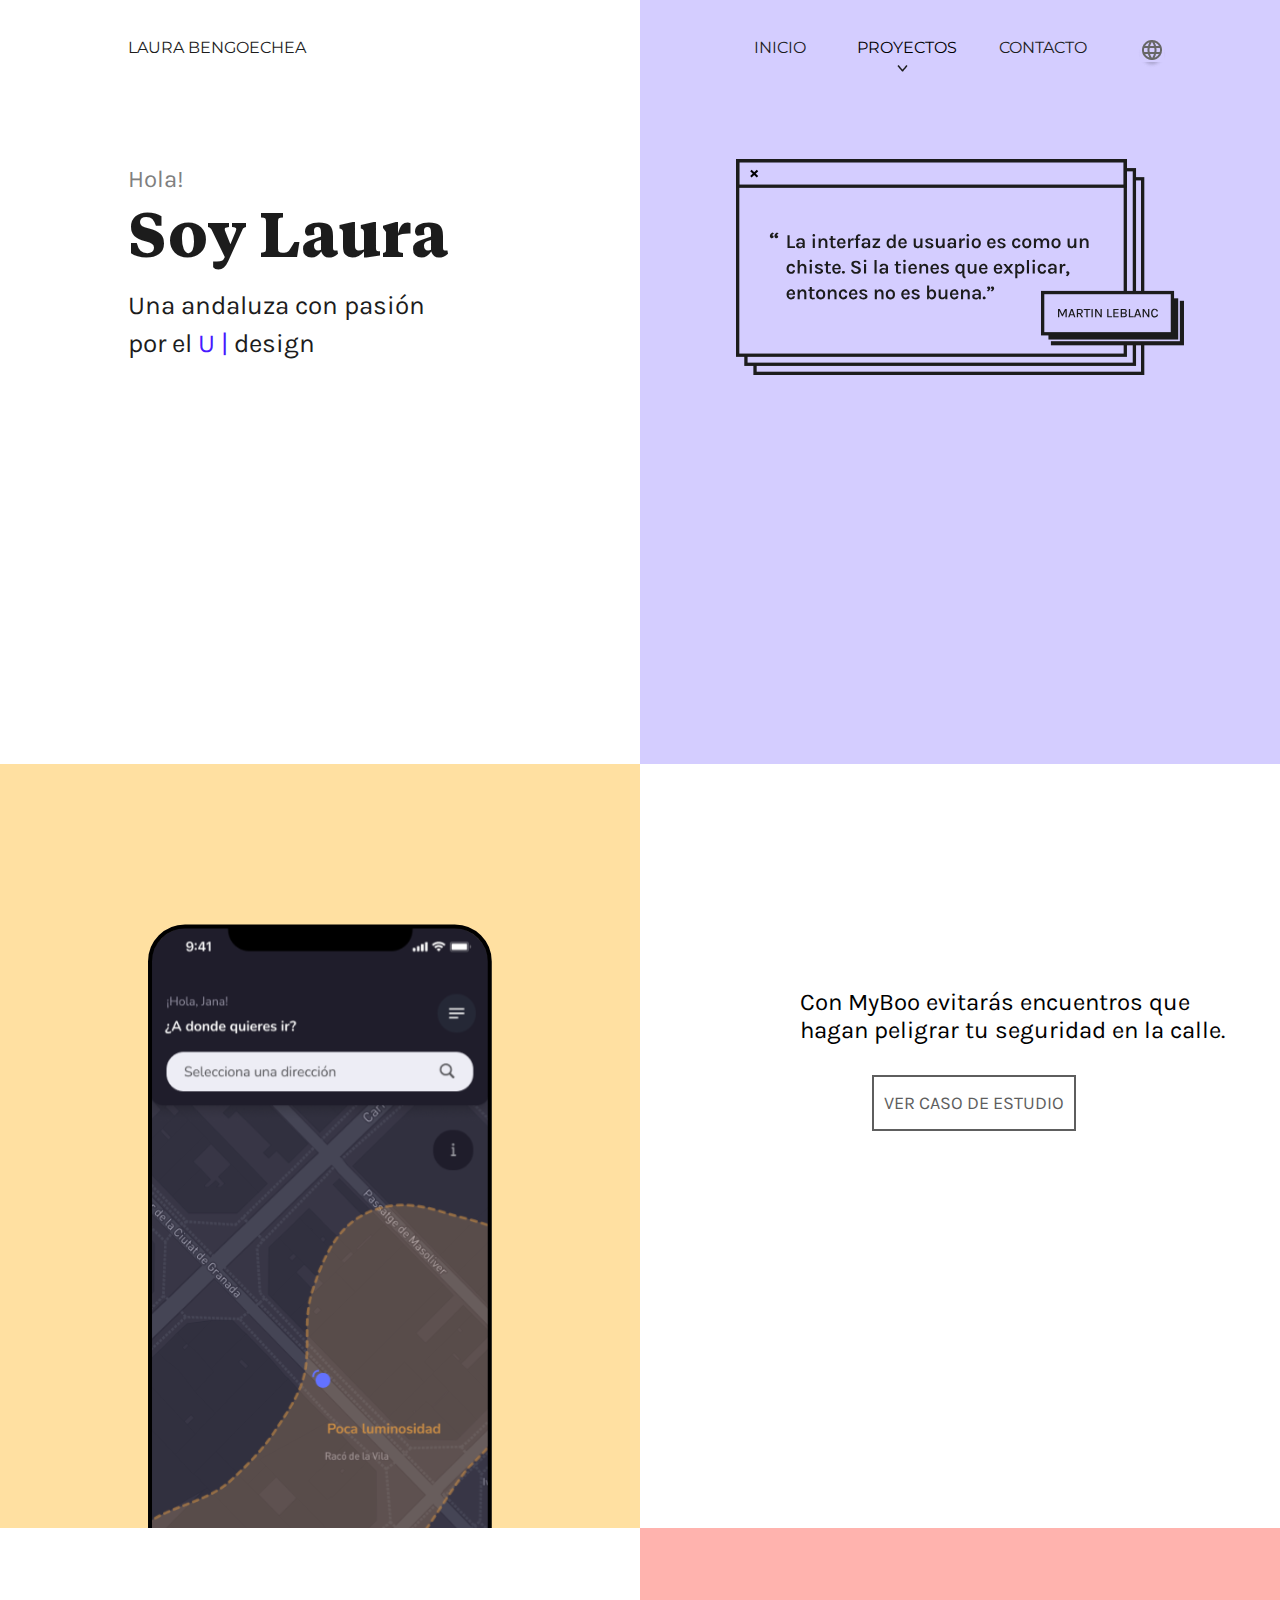
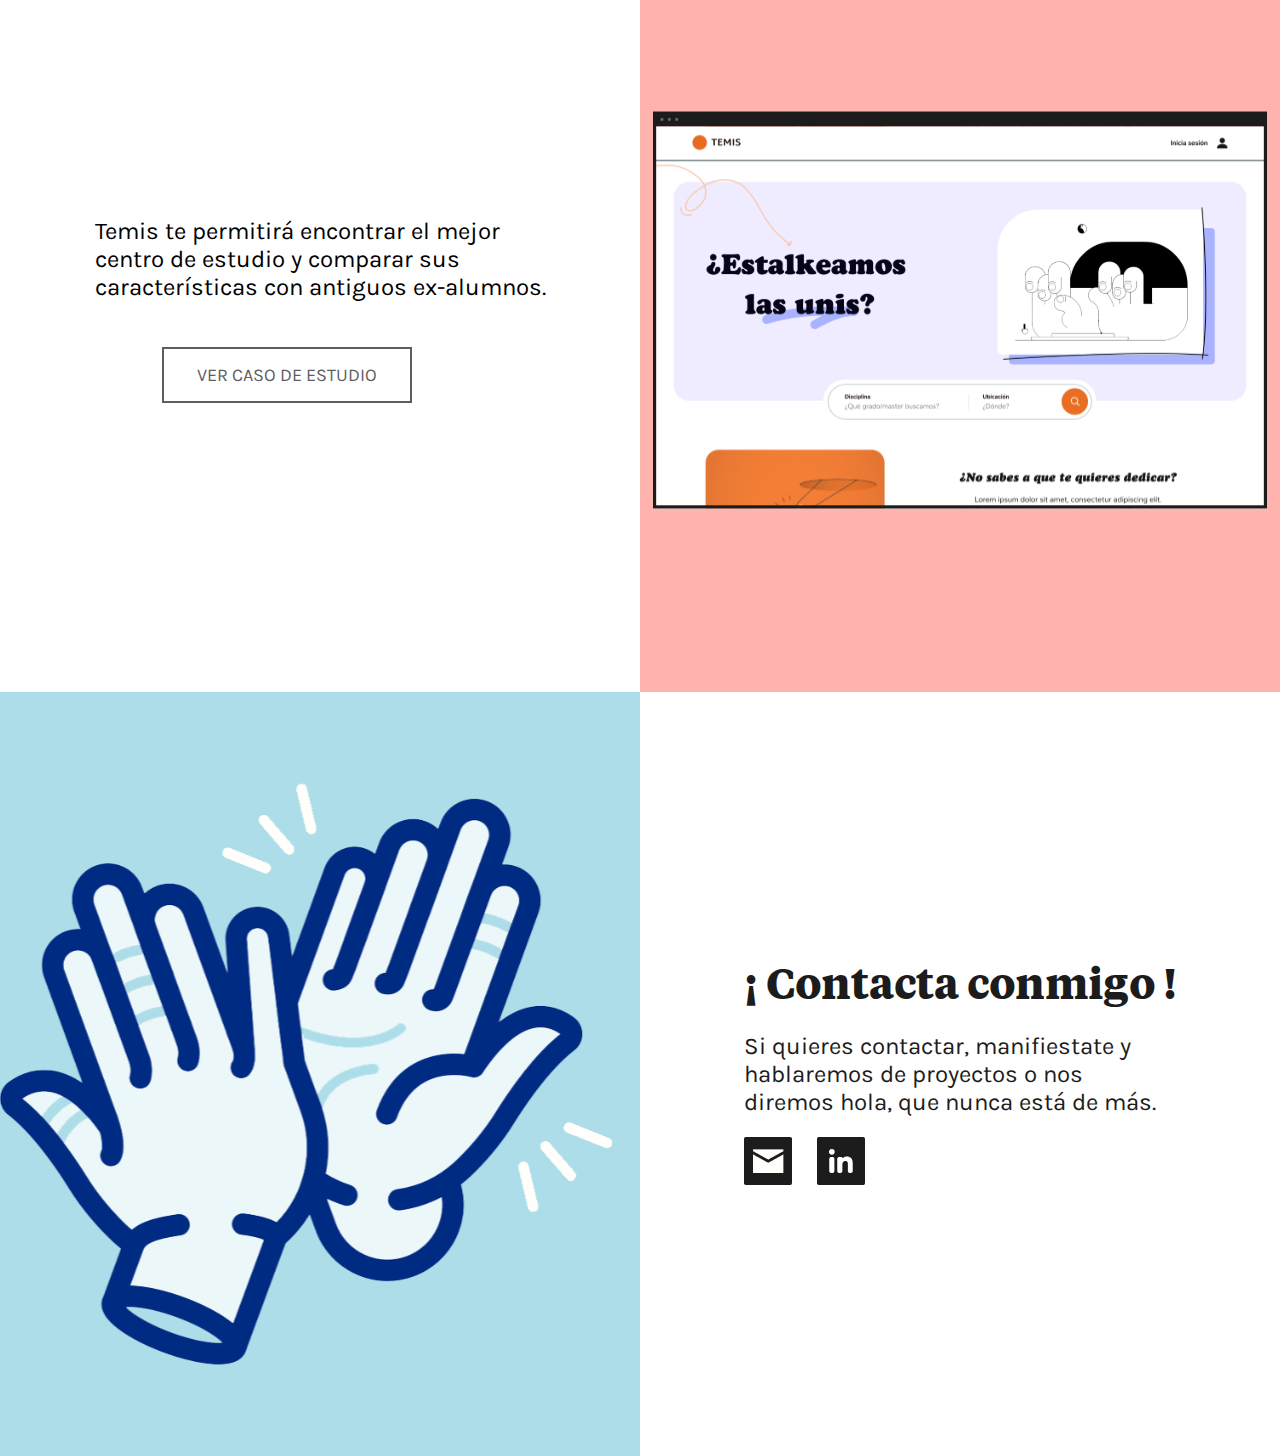
<file: index.html>
<!DOCTYPE html>
<html lang="en">
  <head>
    <meta charset="UTF-8" />
    <meta http-equiv="X-UA-Compatible" content="IE=edge" />
    <meta name="viewport" content="width=device-width, initial-scale=1.0" />
    <title>Home</title>
    <link rel="stylesheet" href="index.css" />
  </head>
  <body>
    <div id="contenedor">
      <div id="primero">
        <div class="cubo blanco">
          <div class="margen">
            <div id="margen1">
              <p>LAURA BENGOECHEA</p>
            </div>
            <div>
              <p class="gris">Hola!</p>
              <p>Soy Laura</p>
              <p id="p1">
                Una andaluza con pasión <br />por el
                <span id="palabra">Visual</span>&nbsp;<span id="barra">|</span>
                design
              </p>
              <script src="palabra.js"></script>
            </div>
          </div>
        </div>
        <div class="cubo morado">
          <div id="lista">
            <ul>
              <li><a href="index.html">INICIO</a></li>
              <li id="proyecto">
                <div>
                  PROYECTOS
                  <img src="Img/Vector 7.png" />

                  <div id="desplegable">
                    <div class="padd">
                      <a href="https://www.behance.net/gallery/135521471/Caso-de-estudio-My-Boo-Espanol" target="_blank" class="links"><span>01</span>MYBOO</a>
                    </div>  
                    
                    <hr>
                    <div class="padd">
                      <a href="https://www.behance.net/gallery/136004023/Caso-de-estudio-Temis-Espanol" target="_blank" class="links"><span>02</span>TEMIS</a>
                    </div>
                    
                  </div>
                </div>
              </li>
              <li><a href="#ultimo">CONTACTO</a></li>
              <li><img src="Img/idioma.png" /></li>
            </ul>
          </div>
          <div id="imagen">
            <img src="Img/chiste.svg" />
          </div>
        </div>
      </div>
      <div id="segundo">
        <div class="cubo amarillo">
          <div>
            <img src="Img/phoneYellow.svg" />
          </div>
        </div>
        <div class="cubo blanco">
          <div id="p2">
            <p>
              Con MyBoo evitarás encuentros que <br />
              hagan peligrar tu seguridad en la calle.
            </p>
            <a href="" class="boton">VER CASO DE ESTUDIO</a>
          </div>
        </div>
      </div>
      <div id="tercero">
        <div class="cubo blanco">
          <div>
            <p>
              Temis te permitirá encontrar el mejor<br />
              centro de estudio y comparar sus <br />
              características con antiguos ex-alumnos.
            </p>
            <a href="" class="boton">VER CASO DE ESTUDIO</a>
          </div>
        </div>
        <div class="cubo rosa flexible">
          <div id="img2">
            <img src="Img/cuboRosa.svg" />
          </div>
        </div>
      </div>
      <div id="cuarto">
        <div class="cubo azul flexible">
          <div id="img3">
            <img src="Img/manos 1.svg" alt="manos" />
          </div>
        </div>
        <div class="cubo blanco flexible">
          <div id="ultimo">
            <p>¡ Contacta conmigo !</p>
            <p>
              Si quieres contactar, manifiestate y<br />
              hablaremos de proyectos o nos<br />
              diremos hola, que nunca está de más.
            </p>
            <div>
              <a href="mailto:laurabengonava@gmail.com" target="_blank"><img src="Img/Group 82.png" /></a>
              <a href="https://www.linkedin.com/in/laura-bengoechea-navarro/" target="_blank"><img src="Img/linkedin.png" /></a>
            </div>
          </div>
        </div>
      </div>
    </div>
  </body>
</html>
</file>
<file: index.css>
@import url('https://fonts.googleapis.com/css2?family=Montserrat:wght@500&family=Open+Sans:wght@300&display=swap');
@import url('https://fonts.googleapis.com/css2?family=Karla:wght@600&family=Montserrat:wght@500&family=Open+Sans:wght@300&display=swap');
@font-face {
    font-family: "Tiempos Headline";
    font-style: normal;
    src: url("fuentes/AnyConv.com__TiemposText-Bold.woff2") format("woff2"),
      url("fuentes/TiemposText-Bold.woff") format("woff"),
      url("fuentes/TiemposText-Bold.ttf") format("truetype");
  }

*{
    margin: 0%;
    padding: 0%;
}

#contenedor{
    display: flex;
    flex-direction: column;
    
}

#contenedor > div{
    display: flex;
    height: 764px;
}
#primero p{
    margin-bottom: 1%;
}

#margen1{
    margin-bottom: 20%;
    font-family: 'Montserrat', sans-serif;
    font-size: 16px;
    color :#1C1C1C;
}

.gris{
    font-family: 'Karla', sans-serif;
    font-size: 24px;
    color: #807F7F;
}

#primero div:nth-child(2) p:nth-child(2){
    font-weight: bold;
    font-size: 62px;
    margin-bottom: 3%;
    color :#1C1C1C;
    font-family: "Tiempos Headline";
}

#p1{
    font-family: 'Karla', sans-serif;
    font-size: 26px;
    line-height: 38px;
    color :#1C1C1C;
}

#palabra{
    color: #471AFF;
}

#lista{
    display: flex;
    align-items: center;
    margin-left: 10%;
    width: 80%;
    margin-top: 6%;
}

#lista a{
    text-decoration: none;
    color: #1C1C1C;
}

#lista ul{
    display: flex;
    font-family: 'Montserrat', sans-serif;
    
    list-style: none;
    justify-content: space-evenly;
    width: 100%;
    font-size: 16px;
}

#lista > p{
    font-family: 'Montserrat', sans-serif;
    color: #1C1C1C;
    font-size: 16px;
}

#desplegable{
    visibility: hidden;
    text-align: center;
    height: auto;
    background-color: #E2DDFF;
    width: 100%;
}

.padd{
    padding-top: 11%;
    padding-bottom: 11%;
}


.padd:hover{
    display: block;
    background-color:#b1a8f1 ;
}


hr{
    align-items: center;
    color: #D4CDFF;
    background-color: #D4CDFF;
    border: 2px solid #D4CDFF;
    border-radius: 18%;
    width: 80%;
    margin-left: 10%;
    margin-right: 10%;
}

#desplegable span{
    margin-right: 15%;
}

#proyecto{
    width: 18%;
    text-align: center;
}

#proyecto:hover #desplegable{
    visibility: initial;
}

#imagen{
    display: flex;
    justify-content: center;
}

#imagen img{
    width: 70%;
}


#segundo div:first-child div{
    display: flex;
    justify-content: center;
    margin-top: 25%;
}

#p2{
    margin-top: 35%;
    margin-left: 25%;
}

#segundo div:nth-child(2) p{
    font-family: 'Karla', sans-serif;
    margin-bottom: 10%;
    font-size: 24px;
}

#tercero div:first-child div{
    display: flex;
    flex-direction: column;
    justify-content: center;
}

#tercero div:first-child{
    display: flex;
    justify-content: center;
}

#tercero div:first-child p{
    font-family: 'Karla', sans-serif;
    margin-bottom: 10%;
    font-size: 24px;
}

#img2{
    display: flex;
    justify-content: center;
    margin-left: 2%;
    margin-right: 2%;
}

#img2 img{
    width: 100%;
}

.boton{
    width: 50%;
    text-align: center;
    margin-left: 15%;
    border: 2px solid #5E5E5E;
    padding-top: 15px;
    padding-bottom: 15px;
    padding-right: 10px;
    padding-left: 10px;
    font-family: 'Karla', sans-serif;
    color: #5E5E5E;
    font-size: 18px;
    text-decoration: none;
}

.boton:hover{
    background-color: #5D5D5D;
    color: white;
}

#img3{
    display: flex;
}

#cuarto p:first-child{
    color :#1C1C1C;
    font-family: "Tiempos Headline";
    font-size: 42px;
}

#cuarto p:nth-child(2){
    color :#1C1C1C;
    font-family: 'Karla', sans-serif;
    font-size: 24px;
}

#ultimo{
    display: flex;
    flex-direction: column;
    justify-content: center;
}

#ultimo p:first-child{
    font-size: 42px;
    font-weight: bold;
}

#ultimo p{
    margin-bottom: 5%;
}

#ultimo img:first-child{
    margin-right: 5%;
}

.flexible{
    display: flex;
    justify-content: center;
}

.cubo{
    width: 50%;
}

.blanco{
    background-color: white;
}

.rosa{
    background-color: #FFB3AE;
}

.azul{
    background-color: #ADDDE8;
}

.amarillo{
    background-color: #FFE0A1;
}

.morado{
    background-color: #D4CDFF;
}

.margen{
    margin-top: 6%;
    margin-left: 20%;
    display: flex;
    flex-direction: column;
}
</file>
